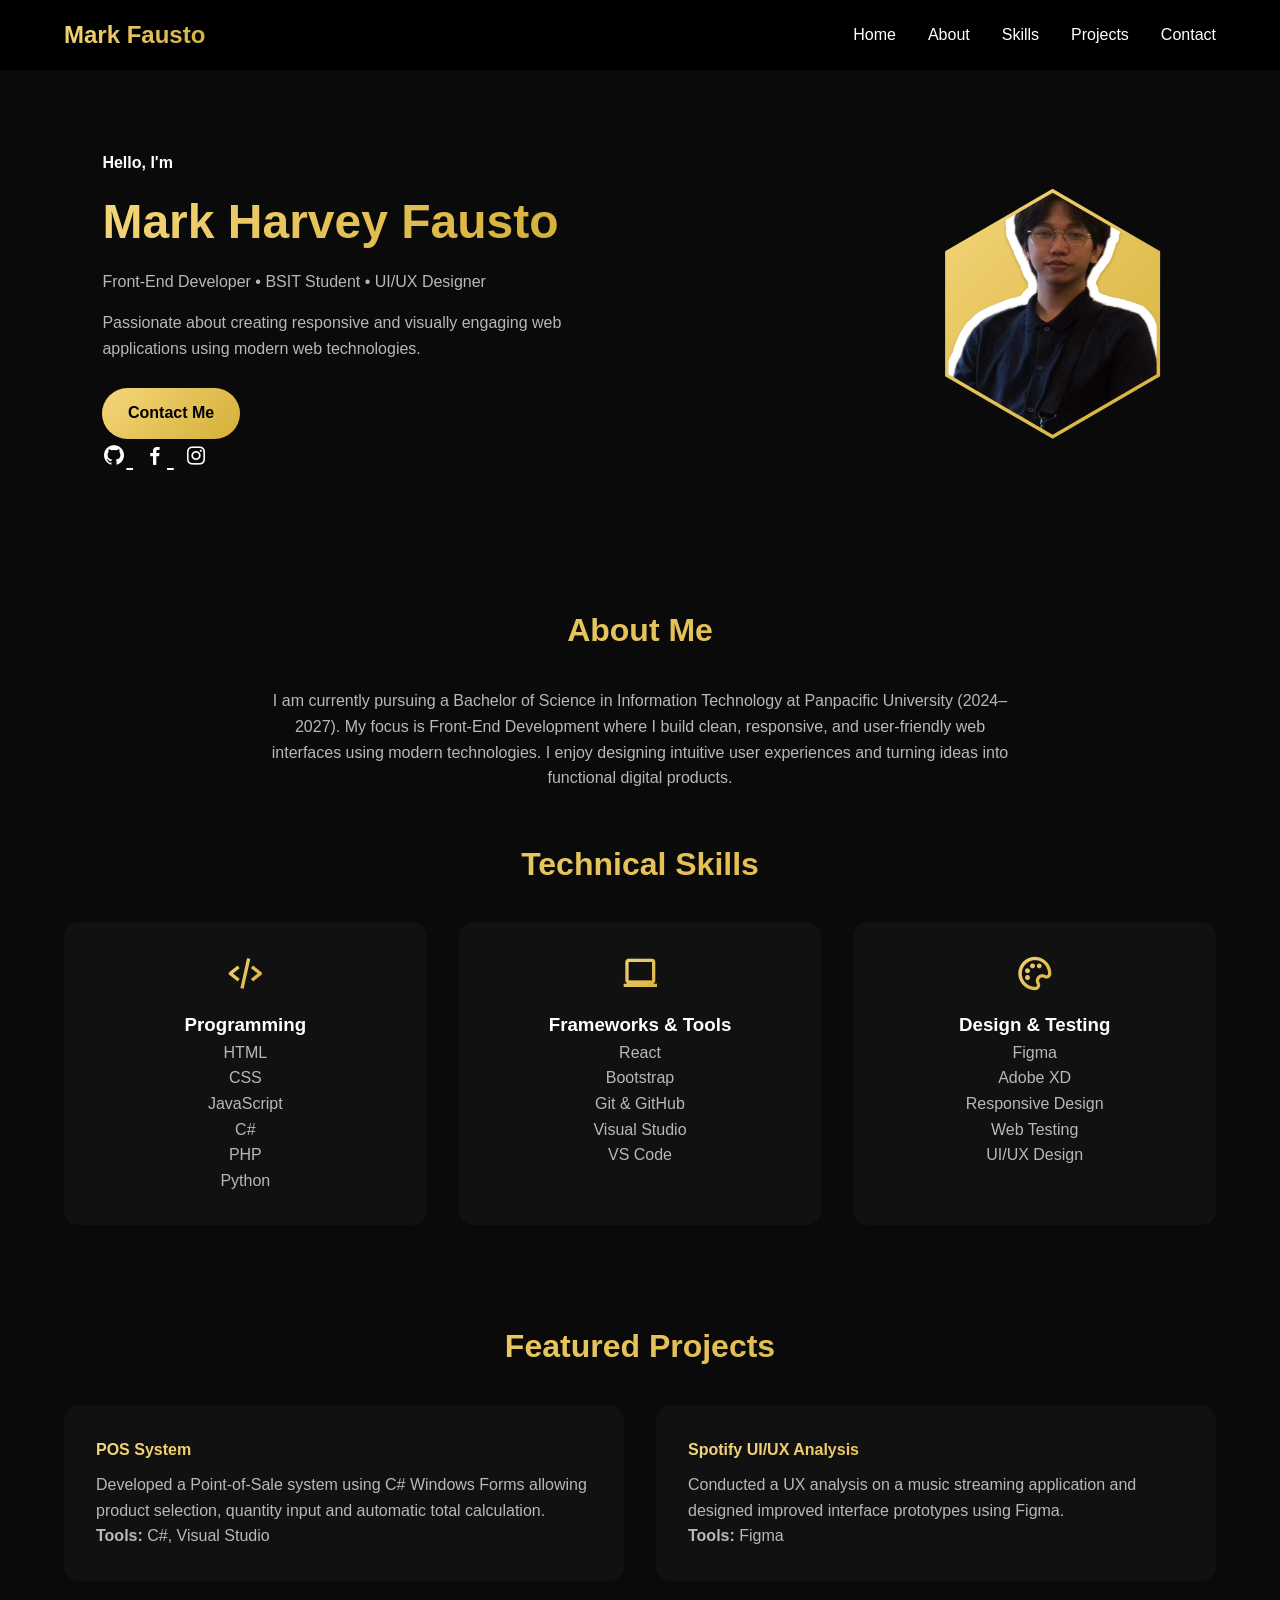
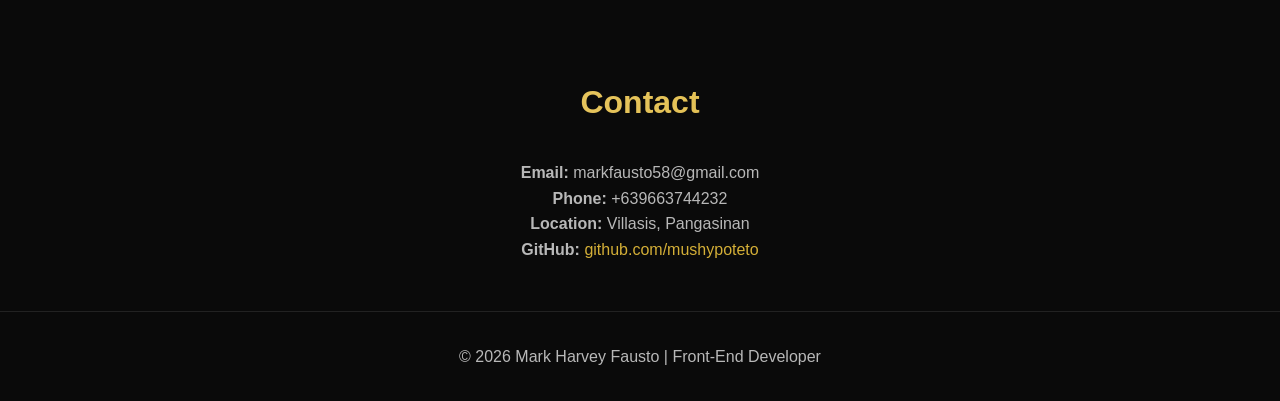
<file: index.html>
<!DOCTYPE html>
<html lang="en">
<head>

  <meta charset="UTF-8">
  <meta name="viewport" content="width=device-width, initial-scale=1.0">
  <title>Mark Harvey Fausto | Front-End Developer</title>
  <link rel="stylesheet" href="resume.css">
  <link href="https://unpkg.com/boxicons@2.1.4/css/boxicons.min.css" rel="stylesheet">
</head>
<body>

  <header>

    <nav>

  <div class="logo">Mark Fausto</div>

<ul>
  <li><a href="#home">Home</a></li>
  <li><a href="#about">About</a></li>
  <li><a href="#skills">Skills</a></li>
  <li><a href="#projects">Projects</a></li>
  <li><a href="#contact">Contact</a></li>
</ul>
</nav>


    <section id="home" class="hero">
      <div class="hero-text">
        <h4>Hello, I'm</h4>
        <h1><span class="highlight">Mark Harvey Fausto</span>
        </h1>
        <p>Front-End Developer • BSIT Student • UI/UX Designer
        </p>
        <p>Passionate about creating responsive and visually engaging web applications using modern web technologies.
        </p>
        <a href="#contact" class="btn">Contact Me</a>


  <div class="socials">

    <a href="https://github.com/mushypoteto" target="_blank">
    <i class='bx bxl-github'></i>
    </a>

    <a href="https://www.facebook.com/mark.fausto.54" target="_blank">
    <i class='bx bxl-facebook'></i>
    </a>

    <a href="https://www.instagram.com/_mushypoteto/" target="_blank">
    <i class='bx bxl-instagram'></i>
    </a>
  </div>
</div>

      <div class="hero-img">
      <img src="Harvs.png">
      </div>
    </section>
  </header>


  <section id="about">
    <h2 class="section-title">About Me</h2>
    <p class="about-text">
      I am currently pursuing a Bachelor of Science in Information Technology at
      Panpacific University (2024–2027).

      My focus is Front-End Development where I build clean,
      responsive, and user-friendly web interfaces using modern
      technologies.

      I enjoy designing intuitive user experiences and turning ideas
      into functional digital products.
    </p>
  </section>


  <section id="skills" class="services">
    <h2 class="section-title">Technical Skills</h2>

    <div class="service-grid">
      <div class="service-card">
        <i class='bx bx-code-alt'></i>
        <h3>Programming</h3>
        <p>
          HTML<br>
          CSS<br>
          JavaScript<br>
          C#<br>
          PHP<br>
          Python
        </p>
      </div>

      <div class="service-card">
        <i class='bx bx-laptop'></i>
        <h3>Frameworks & Tools</h3>
        <p>
          React<br>
          Bootstrap<br>
          Git & GitHub<br>
          Visual Studio<br>
          VS Code
        </p>
      </div>


      <div class="service-card">
        <i class='bx bx-palette'></i>
        <h3>Design & Testing</h3>
        <p>
          Figma<br>
          Adobe XD<br>
          Responsive Design<br>
          Web Testing<br>
          UI/UX Design
        </p>
      </div>
    </div>
  </section>

  <section id="projects" class="projects">
    <h2 class="section-title">Featured Projects</h2>
      <div class="project-grid">
        <div class="project-card">
          <div class="project-content">
            <h4>POS System</h4>
            <p>
              Developed a Point-of-Sale system using
              C# Windows Forms allowing product selection,
              quantity input and automatic total calculation.
            </p>
          <p><b>Tools:</b> C#, Visual Studio</p>
          </div>
       </div>

      <div class="project-card">
        <div class="project-content">
          <h4>Spotify UI/UX Analysis</h4>
          <p>
            Conducted a UX analysis on a music streaming
            application and designed improved interface
            prototypes using Figma.
          </p>
         <p><b>Tools:</b> Figma</p>
        </div>
      </div>
    </div>
  </section>



  <section id="contact">
    <h2 class="section-title">Contact</h2>
    <div class="contact-box">
     <p><b>Email:</b> markfausto58@gmail.com</p>
      <p><b>Phone:</b> +639663744232</p>
      <p><b>Location:</b> Villasis, Pangasinan</p>
      <p>
      <b>GitHub:</b>
      <a href="https://github.com/mushypoteto" target="_blank">
        github.com/mushypoteto
      </a>
      </p>
    </div>
  </section>

  <footer>
    <p>© 2026 Mark Harvey Fausto | Front-End Developer</p>
  </footer>
</body>
</html>
</file>
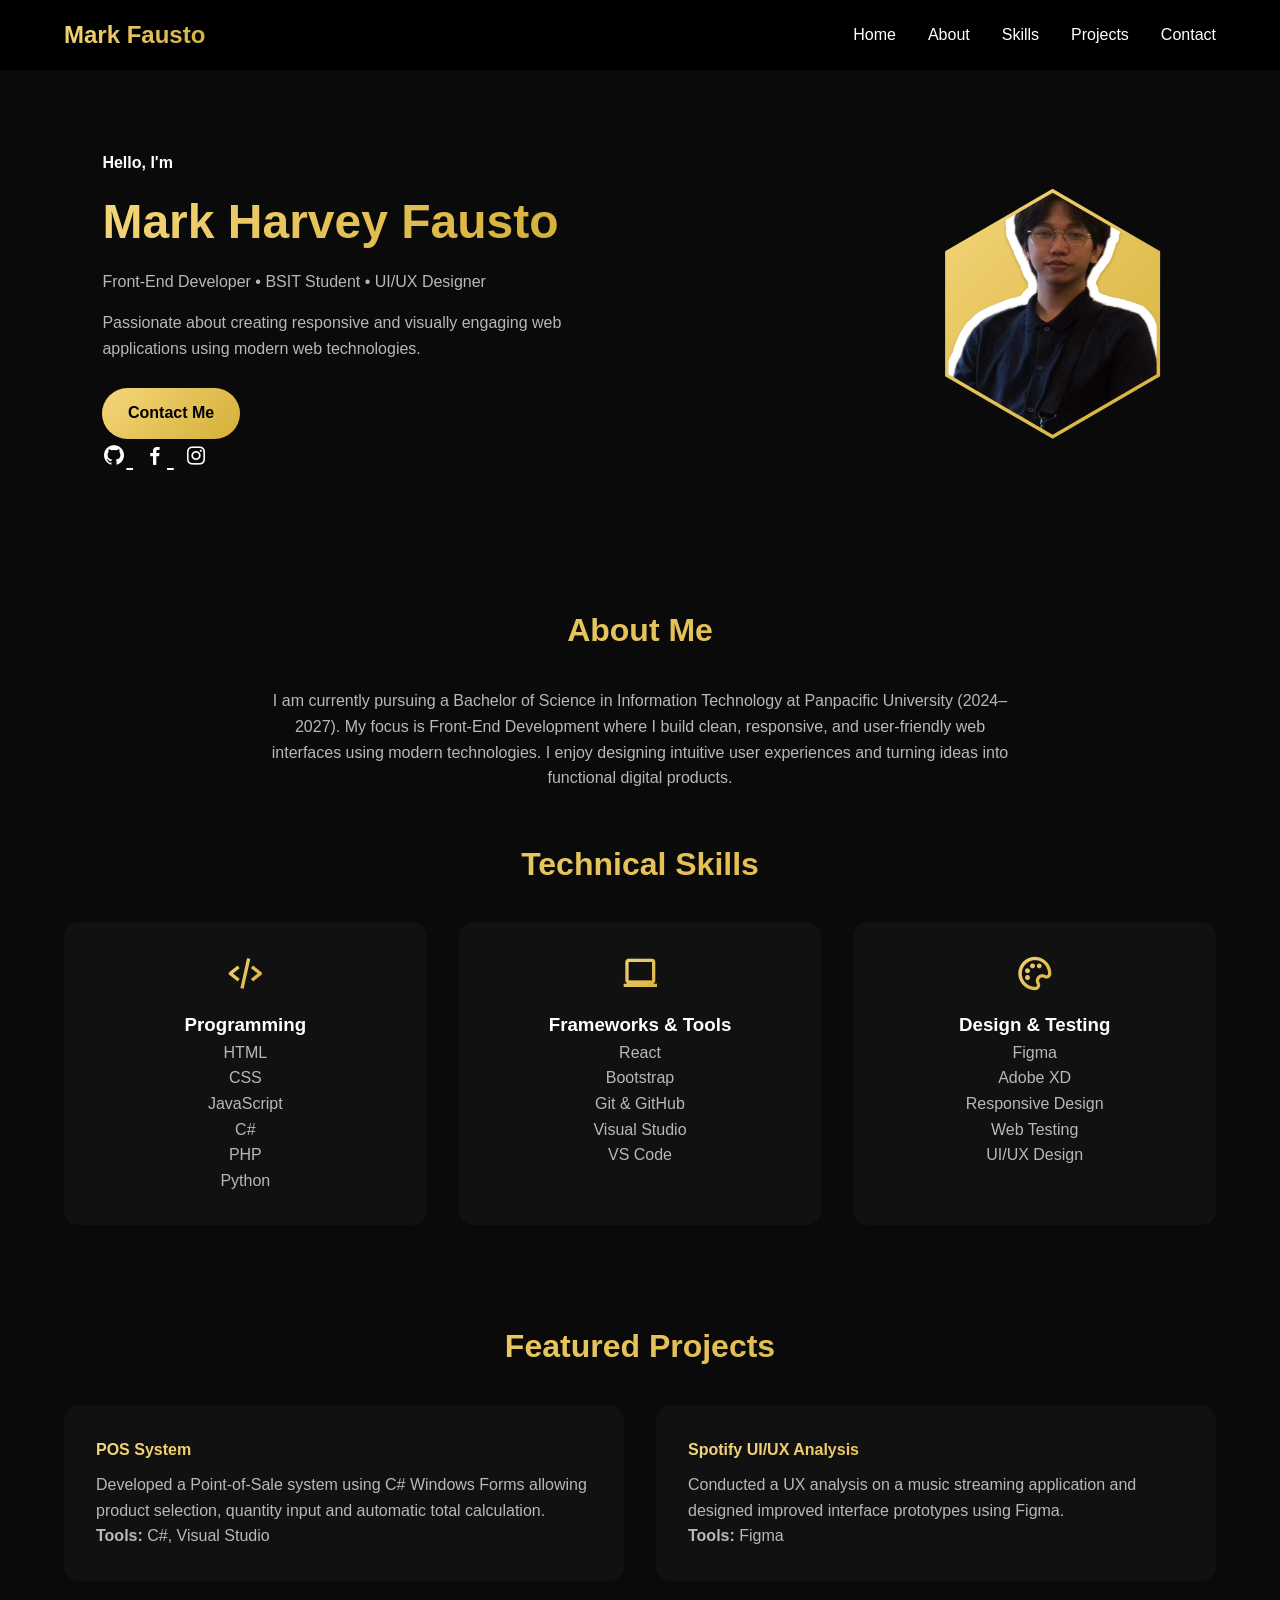
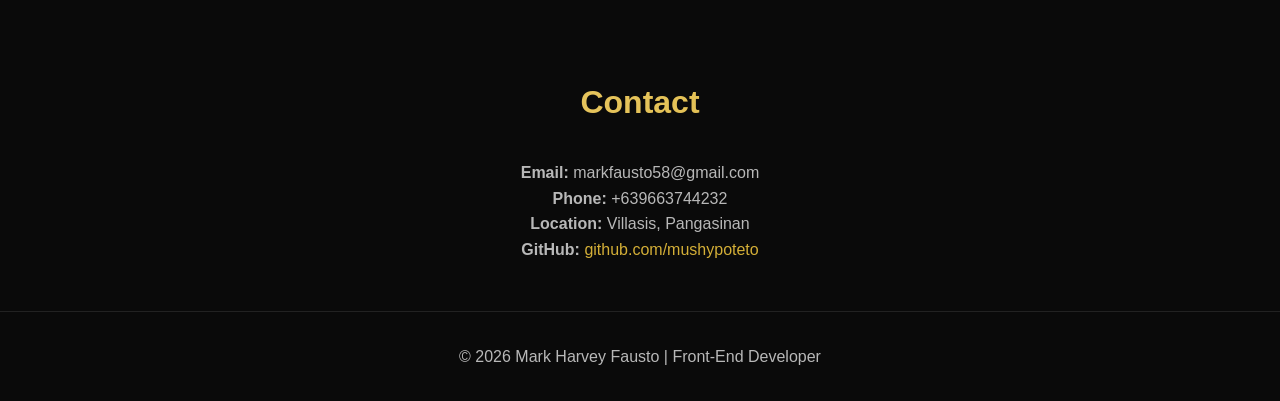
<file: resume.html>
<!DOCTYPE html>
<html lang="en">
<head>

  <meta charset="UTF-8">
  <meta name="viewport" content="width=device-width, initial-scale=1.0">
  <title>Mark Harvey Fausto | Front-End Developer</title>
  <link rel="stylesheet" href="resume.css">
  <link href="https://unpkg.com/boxicons@2.1.4/css/boxicons.min.css" rel="stylesheet">
</head>
<body>

  <header>

    <nav>

  <div class="logo">Mark Fausto</div>

<ul>
  <li><a href="#home">Home</a></li>
  <li><a href="#about">About</a></li>
  <li><a href="#skills">Skills</a></li>
  <li><a href="#projects">Projects</a></li>
  <li><a href="#contact">Contact</a></li>
</ul>
</nav>


    <section id="home" class="hero">
      <div class="hero-text">
        <h4>Hello, I'm</h4>
        <h1><span class="highlight">Mark Harvey Fausto</span>
        </h1>
        <p>Front-End Developer • BSIT Student • UI/UX Designer
        </p>
        <p>Passionate about creating responsive and visually engaging web applications using modern web technologies.
        </p>
        <a href="#contact" class="btn">Contact Me</a>


  <div class="socials">

    <a href="https://github.com/mushypoteto" target="_blank">
    <i class='bx bxl-github'></i>
    </a>

    <a href="https://www.facebook.com/mark.fausto.54" target="_blank">
    <i class='bx bxl-facebook'></i>
    </a>

    <a href="https://www.instagram.com/_mushypoteto/" target="_blank">
    <i class='bx bxl-instagram'></i>
    </a>
  </div>
</div>

      <div class="hero-img">
      <img src="Harvs.png">
      </div>
    </section>
  </header>


  <section id="about">
    <h2 class="section-title">About Me</h2>
    <p class="about-text">
      I am currently pursuing a Bachelor of Science in Information Technology at
      Panpacific University (2024–2027).

      My focus is Front-End Development where I build clean,
      responsive, and user-friendly web interfaces using modern
      technologies.

      I enjoy designing intuitive user experiences and turning ideas
      into functional digital products.
    </p>
  </section>


  <section id="skills" class="services">
    <h2 class="section-title">Technical Skills</h2>

    <div class="service-grid">
      <div class="service-card">
        <i class='bx bx-code-alt'></i>
        <h3>Programming</h3>
        <p>
          HTML<br>
          CSS<br>
          JavaScript<br>
          C#<br>
          PHP<br>
          Python
        </p>
      </div>

      <div class="service-card">
        <i class='bx bx-laptop'></i>
        <h3>Frameworks & Tools</h3>
        <p>
          React<br>
          Bootstrap<br>
          Git & GitHub<br>
          Visual Studio<br>
          VS Code
        </p>
      </div>


      <div class="service-card">
        <i class='bx bx-palette'></i>
        <h3>Design & Testing</h3>
        <p>
          Figma<br>
          Adobe XD<br>
          Responsive Design<br>
          Web Testing<br>
          UI/UX Design
        </p>
      </div>
    </div>
  </section>

  <section id="projects" class="projects">
    <h2 class="section-title">Featured Projects</h2>
      <div class="project-grid">
        <div class="project-card">
          <div class="project-content">
            <h4>POS System</h4>
            <p>
              Developed a Point-of-Sale system using
              C# Windows Forms allowing product selection,
              quantity input and automatic total calculation.
            </p>
          <p><b>Tools:</b> C#, Visual Studio</p>
          </div>
       </div>

      <div class="project-card">
        <div class="project-content">
          <h4>Spotify UI/UX Analysis</h4>
          <p>
            Conducted a UX analysis on a music streaming
            application and designed improved interface
            prototypes using Figma.
          </p>
         <p><b>Tools:</b> Figma</p>
        </div>
      </div>
    </div>
  </section>



  <section id="contact">
    <h2 class="section-title">Contact</h2>
    <div class="contact-box">
     <p><b>Email:</b> markfausto58@gmail.com</p>
      <p><b>Phone:</b> +639663744232</p>
      <p><b>Location:</b> Villasis, Pangasinan</p>
      <p>
      <b>GitHub:</b>
      <a href="https://github.com/mushypoteto" target="_blank">
        github.com/mushypoteto
      </a>
      </p>
    </div>
  </section>

  <footer>
    <p>© 2026 Mark Harvey Fausto | Front-End Developer</p>
  </footer>
</body>
</html>
</file>
<file: resume.css>
:root {
  --gold-gradient: linear-gradient(135deg,#f5d67b,#d4af37);
  --bg-dark:#0a0a0a;
  --text-light:#ffffff;
  --text-gray:#b8b8b8;
}

*{
margin:0;
padding:0;
box-sizing:border-box;
font-family:"Segoe UI",Tahoma,Geneva,Verdana,sans-serif;
scroll-behavior:smooth;
}

body{
background:var(--bg-dark);
color:var(--text-light);
line-height:1.6;
}



nav{
display:flex;
justify-content:space-between;
align-items:center;
padding:1rem 5%;
position:sticky;
top:0;
background:#000;
z-index:100;
}

.logo{
font-size:1.5rem;
font-weight:bold;
background:var(--gold-gradient);
-webkit-background-clip:text;
-webkit-text-fill-color:transparent;
}

nav ul{
list-style:none;
display:flex;
gap:2rem;
}

nav ul li a{
color:white;
text-decoration:none;
transition:.3s;
}

nav ul li a:hover{
background:var(--gold-gradient);
-webkit-background-clip:text;
-webkit-text-fill-color:transparent;
}



.hero{
display:flex;
justify-content:space-between;
align-items:center;
padding:5rem 8%;
flex-wrap:wrap;
}

.hero-text{
max-width:500px;
}

.hero-text h1{
font-size:3rem;
margin:.5rem 0;
}

.highlight{
background:var(--gold-gradient);
-webkit-background-clip:text;
-webkit-text-fill-color:transparent;
}

.hero-text p{
color:var(--text-gray);
margin-bottom:1rem;
}



.btn{
display:inline-block;
background:var(--gold-gradient);
color:black;
padding:.8rem 1.6rem;
border-radius:30px;
text-decoration:none;
font-weight:bold;
margin-top:10px;
}



.hero-img{
width:250px;
height:250px;
background:var(--gold-gradient);
padding:4px;
border-radius:10px;
clip-path:polygon(50% 0%,93% 25%,93% 75%,50% 100%,7% 75%,7% 25%);
}

.hero-img img{
width:100%;
height:100%;
object-fit:cover;
clip-path:polygon(50% 0%,93% 25%,93% 75%,50% 100%,7% 75%,7% 25%);
}



.section-title{
text-align:center;
font-size:2rem;
margin:3rem 0 2rem;
background:var(--gold-gradient);
-webkit-background-clip:text;
-webkit-text-fill-color:transparent;
}



.about-text{
max-width:800px;
margin:auto;
text-align:center;
color:var(--text-gray);
padding:0 20px;
}



.service-grid{
display:grid;
grid-template-columns:repeat(auto-fit,minmax(250px,1fr));
gap:2rem;
padding:0 5%;
}

.service-card{
background:#111;
padding:2rem;
border-radius:15px;
text-align:center;
transition:.3s;
}

.service-card:hover{
transform:translateY(-10px);
box-shadow:0 0 20px rgba(212,175,55,.4);
}

.service-card i{
font-size:2.5rem;
margin-bottom:1rem;
background:var(--gold-gradient);
-webkit-background-clip:text;
-webkit-text-fill-color:transparent;
}

.service-card p{
color:var(--text-gray);
}



.projects{
padding:3rem 5%;
}

.project-grid{
display:grid;
grid-template-columns:repeat(auto-fit,minmax(280px,1fr));
gap:2rem;
}

.project-card{
background:#111;
border-radius:15px;
padding:2rem;
transition:.3s;
}

.project-card:hover{
transform:translateY(-10px);
box-shadow:0 0 20px rgba(212,175,55,.4);
}

.project-content h4{
background:var(--gold-gradient);
-webkit-background-clip:text;
-webkit-text-fill-color:transparent;
margin-bottom:10px;
}

.project-content p{
color:var(--text-gray);
}



.contact-box{
text-align:center;
color:var(--text-gray);
}

.contact-box a{
color:#d4af37;
text-decoration:none;
}



.socials a{
font-size:1.5rem;
margin-right:10px;
color:white;
}

.socials a:hover{
color:#d4af37;
}



footer{
text-align:center;
padding:2rem;
margin-top:3rem;
border-top:1px solid #222;
color:var(--text-gray);
}
</file>
